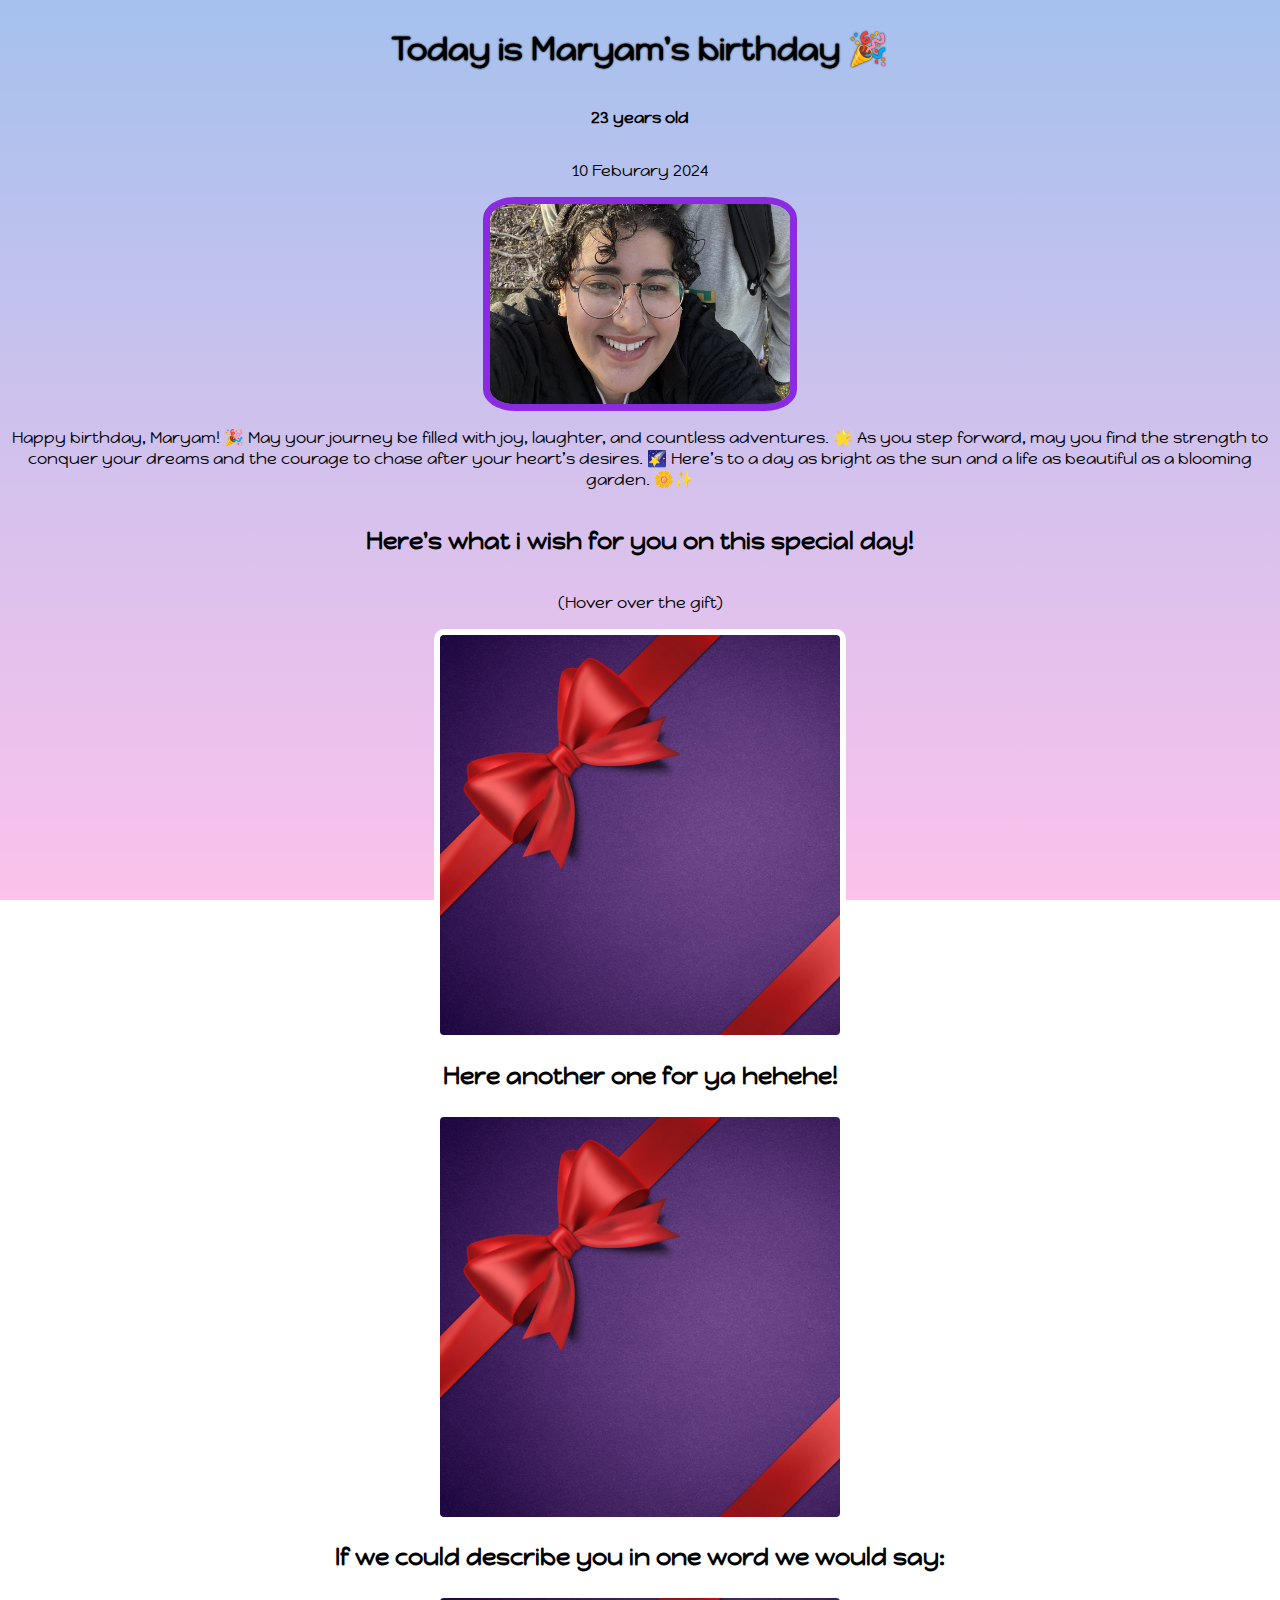
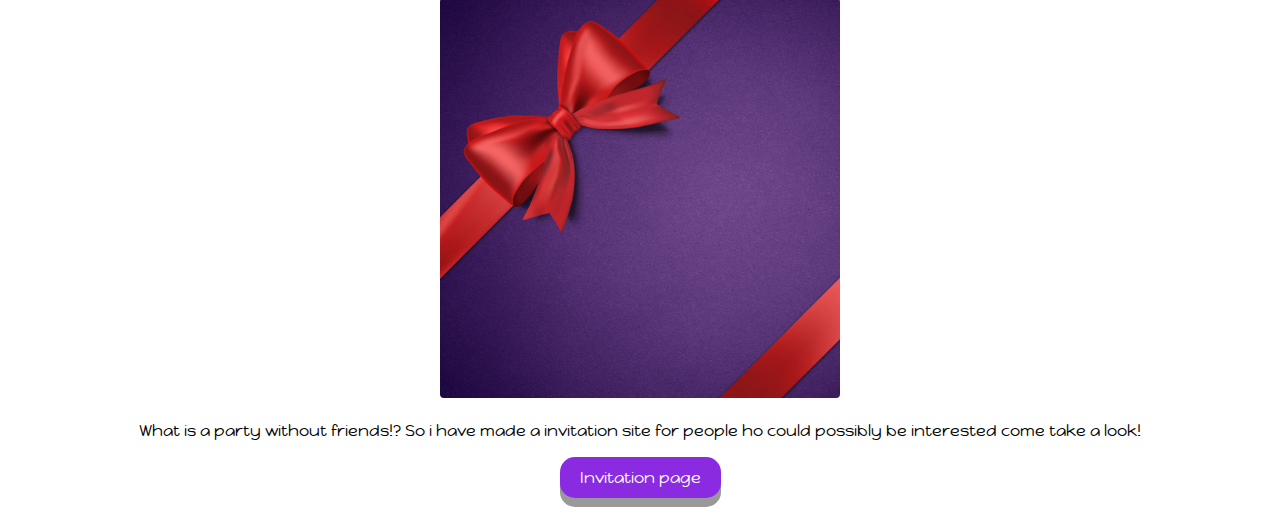
<file: index.html>
<!doctype html>
<html class="no-js" lang="">

<head>
  <meta charset="utf-8">
  <meta name="viewport" content="width=device-width, initial-scale=1">
  <title></title>
  <link rel="stylesheet" href="css/style.css">
  <meta name="description" content="">

  <meta property="og:title" content="">
  <meta property="og:type" content="">
  <meta property="og:url" content="">
  <meta property="og:image" content="">

  <link rel="icon" href="/favicon.ico" sizes="any">
  <link rel="icon" href="/icon.svg" type="image/svg+xml">
  <link rel="apple-touch-icon" href="icon.png">

  <link rel="manifest" href="site.webmanifest">
  <meta name="theme-color" content="#fafafa">
  <link rel="preconnect" href="https://fonts.googleapis.com">
  <link rel="preconnect" href="https://fonts.gstatic.com" crossorigin>
  <link href="https://fonts.googleapis.com/css2?family=Happy+Monkey&family=Oswald:wght@700&display=swap" rel="stylesheet">
</head>

<body>

  <!-- Add your site or application content here -->
  <h1>Today is Maryam's birthday 🎉</h1>
  <p> <strong>23 years old</strong></p>
  <p>10 Feburary 2024</p>

<img src="./img/Maryam.JPG" alt="Maryam" class="mainPic" aria-label="Kirby eating a lot of food!">
  <p>Happy birthday, Maryam! 🎉 May your journey be filled with joy, laughter, and countless adventures. 🌟 As you step forward, may you find the strength to conquer your dreams and the courage to chase after your heart’s desires. 🌠 Here’s to a day as bright as the sun and a life as beautiful as a blooming garden. 🌼✨</p>
  <h2>Here's what i wish for you on this special day!</h2>
  <p>(Hover over the gift)</p>
<div id="gift1" role="img" aria-label="Bugsbunny counting a pile of money"> </div>
  <h2> Here another one for ya hehehe!</h2>
  <div id="gift2" role="img"> </div>
  <h2> If we could describe you in one word we would say:</h2>
  <div id="gift3" role="img" aria-label="A man letting you know that you are a badass!"> </div>
  <p> What is a party without friends!? So i have made a invitation site for people ho could possibly be interested come take a look!</p>
  <a href="./Invite.html" class="button">Invitation page</a>

  <script src="js/app.js"></script>
</body>

</html>
</file>
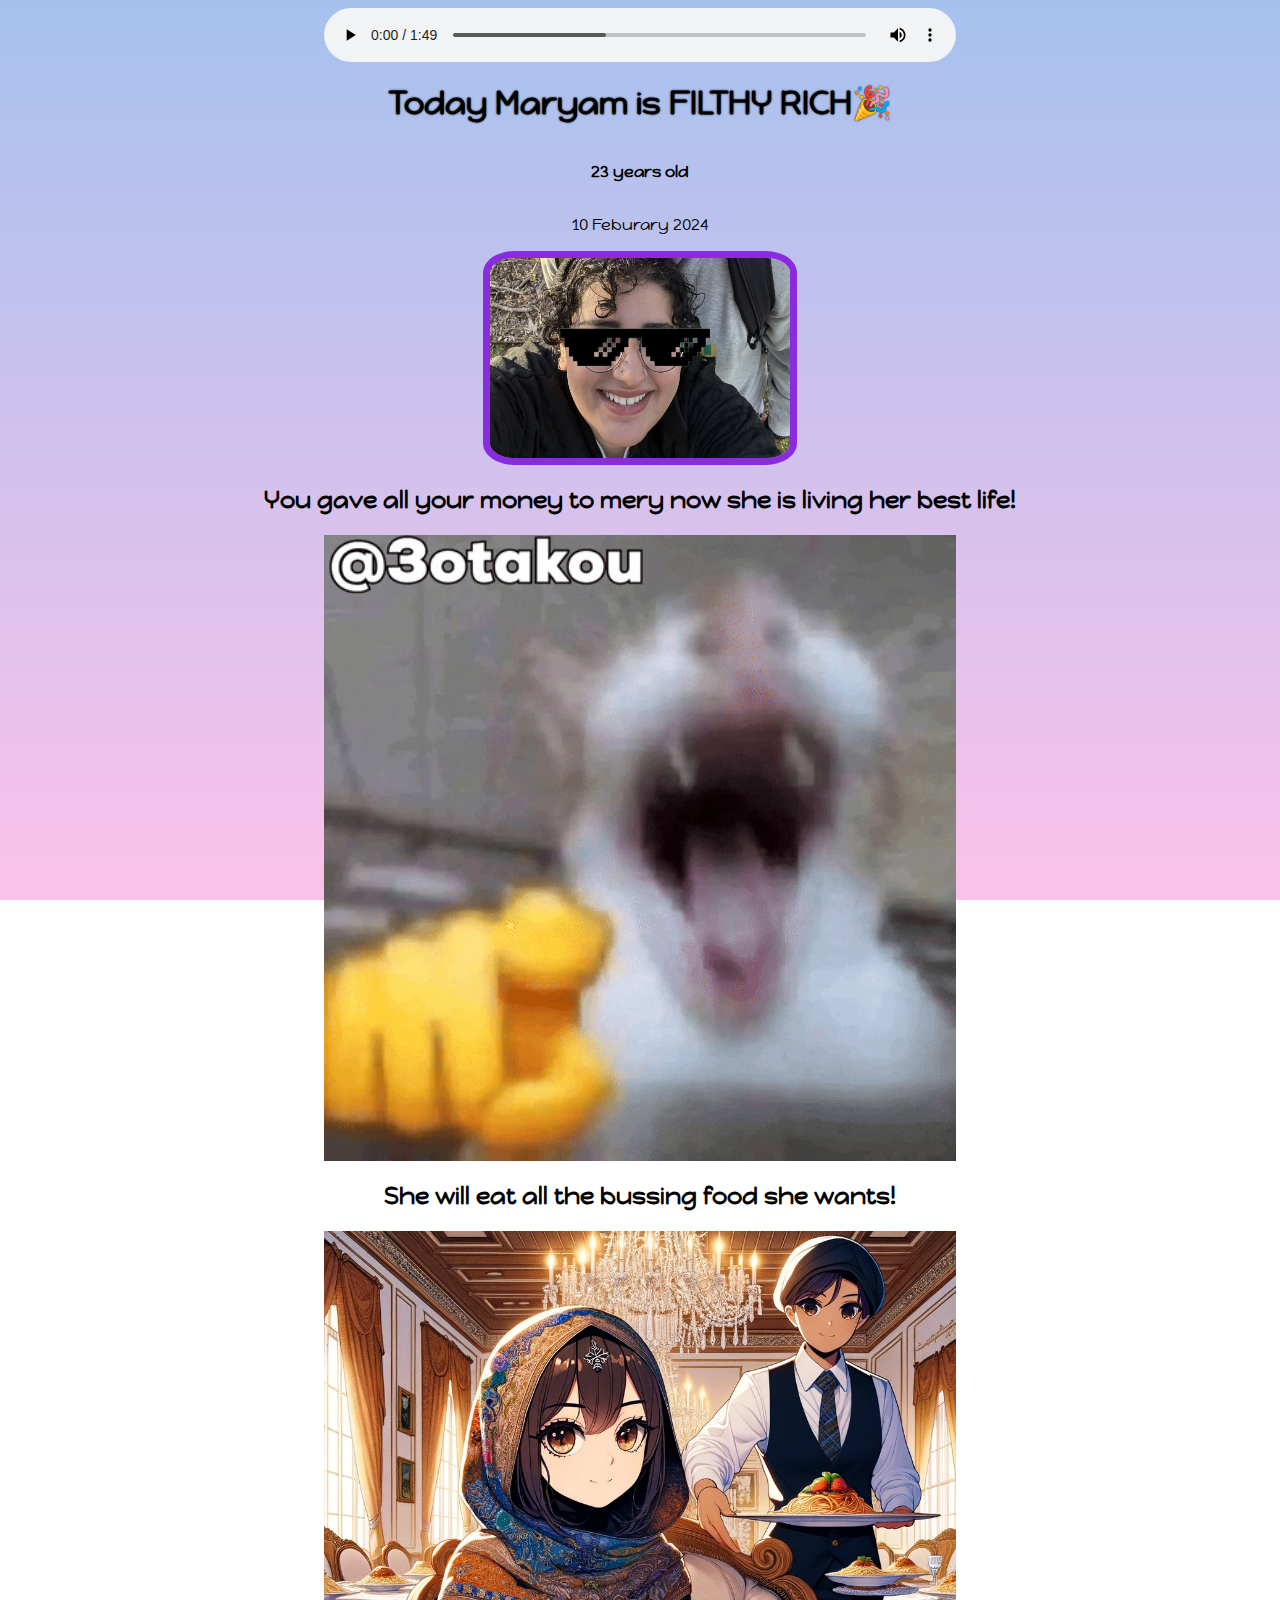
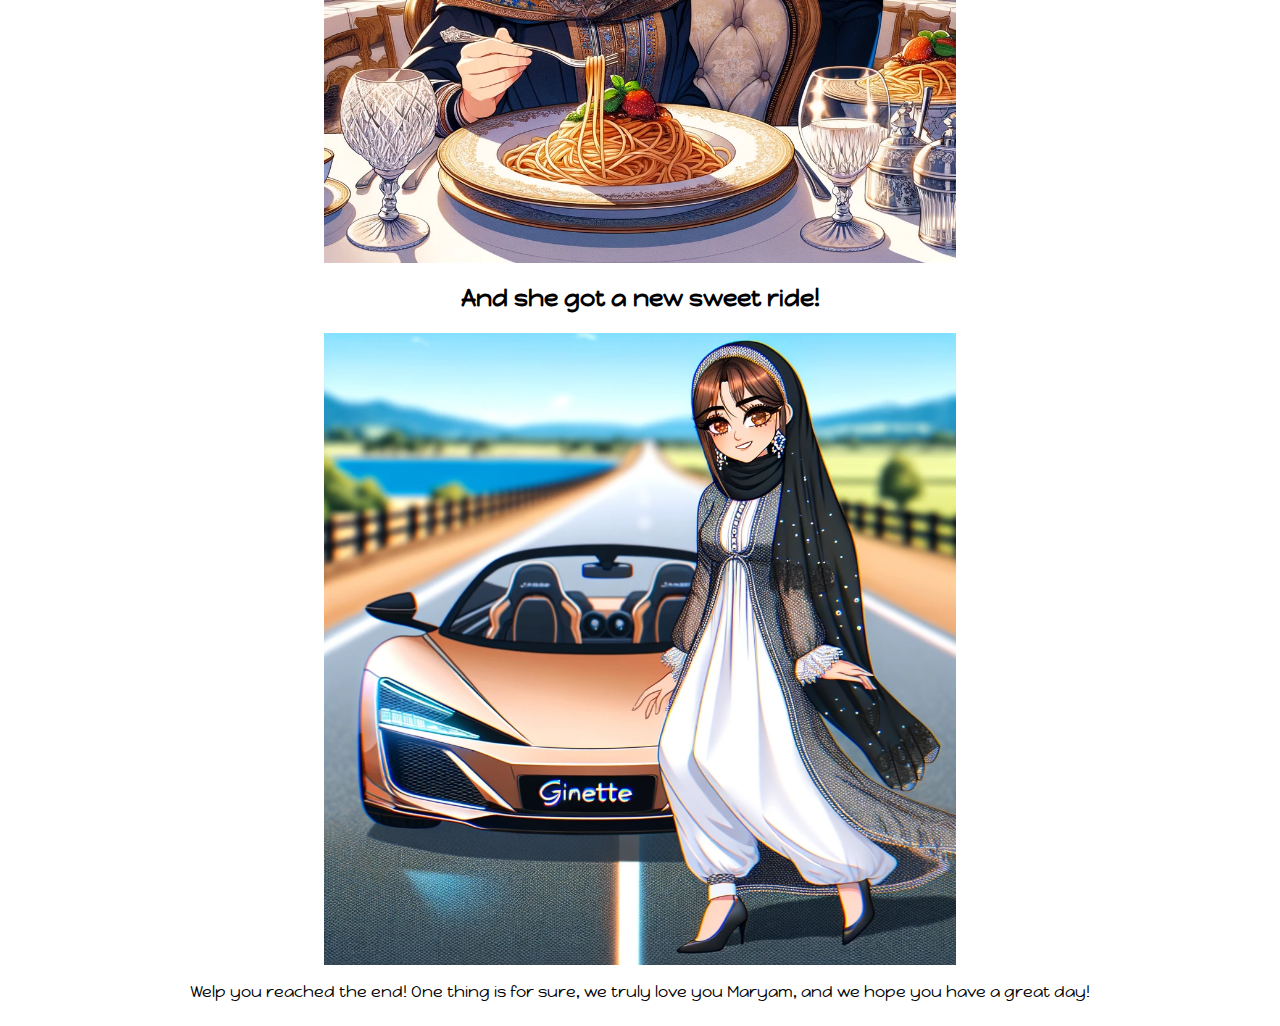
<file: index2.html>
<!doctype html>
<html class="no-js" lang="">

<head>
  <meta charset="utf-8">
  <meta name="viewport" content="width=device-width, initial-scale=1">
  <title></title>
  <link rel="stylesheet" href="css/style.css">
  <meta name="description" content="">

  <meta property="og:title" content="">
  <meta property="og:type" content="">
  <meta property="og:url" content="">
  <meta property="og:image" content="">

  <link rel="icon" href="/favicon.ico" sizes="any">
  <link rel="icon" href="/icon.svg" type="image/svg+xml">
  <link rel="apple-touch-icon" href="icon.png">

  <link rel="manifest" href="site.webmanifest">
  <meta name="theme-color" content="#fafafa">
  <link rel="preconnect" href="https://fonts.googleapis.com">
  <link rel="preconnect" href="https://fonts.gstatic.com" crossorigin>
  <link href="https://fonts.googleapis.com/css2?family=Happy+Monkey&family=Oswald:wght@700&display=swap" rel="stylesheet">
</head>

<body>

<!-- Add your site or application content here -->
<audio src="audio/music.mp3" controls autoplay></audio>

<h1>Today  Maryam is FILTHY RICH🎉</h1>
<p> <strong>23 years old</strong></p>
<p>10 Feburary 2024</p>

<img src="./img/BOSS.jpg" alt="Maryam" class="mainPic" aria-label="Kirby eating a lot of food!">
<h2>You gave all your money to mery now she is living her best life!</h2>
<img src="./img/cat.gif" alt="Description of the GIF">
<h2>She will eat all the bussing food she wants!</h2>

<img src="img/anime-spaghetti.jpg" alt="">
<h2> And she got a new sweet ride!</h2>
<img src="img/ginette.jpg" alt="">

<p> Welp you reached the end! One thing is for sure,  we truly love you Maryam, and we hope you have a great day!</p>
<script src="js/app.js"></script>
</body>

</html>
</file>
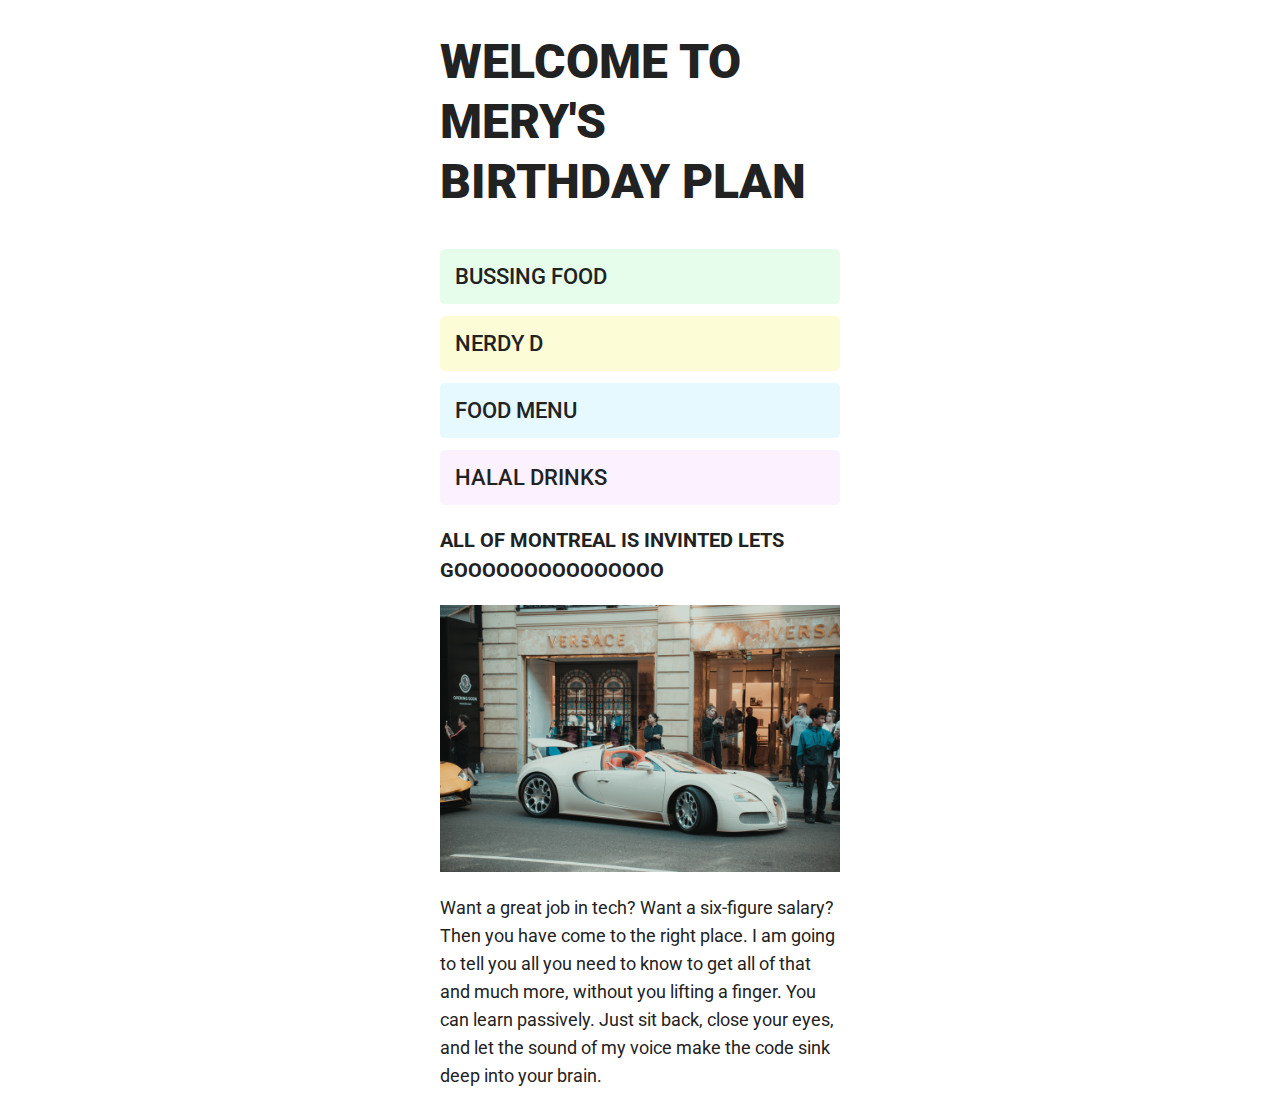
<file: Invite.html>
<!DOCTYPE html>
<html>

<head>
  <link rel="stylesheet" href="css/invite.css">
  <link href="https://fonts.googleapis.com/css2?family=Roboto:wght@400;500;700;900&display=swap" rel="stylesheet">
</head>

<body>
<main>
  <section class="section-container">
    <h1>WELCOME TO MERY'S BIRTHDAY PLAN</h1>

    <ul>
      <li class="li-green"> BUSSING FOOD</li>
      <li class="li-yellow"> NERDY D</li>
      <li class="li-blue"> FOOD MENU</li>
      <li class="li-pink"> HALAL DRINKS</li>
    </ul>

    <h3>ALL OF MONTREAL IS INVINTED LETS GOOOOOOOOOOOOOOO</h3>
    <img src="img/bugatti.jpg">
    <p>Want a great job in tech? Want a six-figure salary? Then you have come to the right place. I am going to tell you all
      you need to know to get all of that and much more, without you lifting a finger. You can learn passively. Just sit back,
      close your eyes, and let the sound of my voice make the code sink deep into your brain. </p>
  </section>
</main>
<div class="modal" id="modal">
  <div class="close-modal-btn-container">
    <button class="modal-close-btn" id="modal-close-btn" disabled>X</button>
  </div>
  <div class="modal-inner" id="modal-inner">
    <h2>Mery needs money for spaghetti!</h2>
    <p class="modal-text" id="modal-text">Look we already have  all your info saved in our server, now we just need your approval to use your retirement money to fund mery's food for the rest of her life! <STRONG>(DONT TRY TO DECLINE!)</STRONG></p>
    <form id="consent-form">
      <input type="text" name="fullName" placeholder="Enter your full name" required/>
      <input type="email" name="email" placeholder="Enter your email" required/>

      <div class="modal-choice-btns" id="modal-choice-btns">
        <button type="submit" class="modal-btn">Accept</button>
        <button class="modal-btn" id="decline-btn">Decline</button>
      </div>

    </form>
  </div>
</div>
<script src="js/app.js"></script>
</body>

</html>
</file>
<file: css/style.css>
/*! HTML5 Boilerplate v9.0.0-RC1 | MIT License | https://html5boilerplate.com/ */

/* main.css 3.0.0 | MIT License | https://github.com/h5bp/main.css#readme */
/*
 * What follows is the result of much research on cross-browser styling.
 * Credit left inline and big thanks to Nicolas Gallagher, Jonathan Neal,
 * Kroc Camen, and the H5BP dev community and team.
 */

/* ==========================================================================
   Base styles: opinionated defaults
   ========================================================================== */

body{
  font-family: 'Happy Monkey', system-ui;
  text-align: center;
  /* bg from webgradients.com */
  background-image: linear-gradient(to top, #fbc2eb 0%, #a6c1ee 100%);
  background-attachment: fixed;
  height: auto;
  background-repeat: no-repeat;

  display: flex;
  flex-direction: column;
  align-items: center;
}
h1{
  text-shadow: 0 0 2px #000;

}
.mainPic{
  width: 300px;
  height: 200px;
  border-radius: 10%;
  border: solid 7px blueviolet;

}
#gift1, #gift2, #gift3{

  margin: 0 auto;
  width: 400px;
  height: 400px;
  border: 6px solid white;
  border-radius: 10px;
background-image: url("../img/gift.jpg");
  background-size: cover;
}
#gift1:hover{
  background-image: url("../img/kirby.gif");
  background-size: cover;
}
#gift2:hover{
  background-image: url("../img/money.gif");
  background-size: cover;
}
#gift3:hover{
  background-image: url("../img/badass.gif");
  background-size: cover;
}
.button {
  display: inline-block;
  padding: 10px 20px;
  font-size: 1em;
  cursor: pointer;
  text-align: center;
  text-decoration: none;
  outline: none;
  color: #fff;
  background-color: blueviolet;
  border: none;
  border-radius: 15px;
  box-shadow: 0 9px #999;
  margin-bottom: 0.9em;

}

.button:hover {background-color: #3e8e41}

.button:active {
  background-color: #3e8e41;
  box-shadow: 0 5px #666;
  transform: translateY(4px);
}

/*
 * Remove text-shadow in selection highlight:
 * https://twitter.com/miketaylr/status/12228805301
 *
 * Customize the background color to match your design.
 */

::-moz-selection {
  background: #b3d4fc;
  text-shadow: none;
}

::selection {
  background: #b3d4fc;
  text-shadow: none;
}

/*
 * A better looking default horizontal rule
 */

hr {
  display: block;
  height: 1px;
  border: 0;
  border-top: 1px solid #ccc;
  margin: 1em 0;
  padding: 0;
}

/*
 * Remove the gap between audio, canvas, iframes,
 * images, videos and the bottom of their containers:
 * https://github.com/h5bp/html5-boilerplate/issues/440
 */

audio,
canvas,
iframe,
img,
svg,
video {
  vertical-align: middle;
  display: block;
  margin-left: auto;
  margin-right: auto;
  width: 50%;
}

/*
 * Remove default fieldset styles.
 */

fieldset {
  border: 0;
  margin: 0;
  padding: 0;
}

/*
 * Allow only vertical resizing of textareas.
 */

textarea {
  resize: vertical;
}

/* ==========================================================================
   Author's custom styles
   ========================================================================== */

/* ==========================================================================
   Helper classes
   ========================================================================== */

/*
 * Hide visually and from screen readers
 */

.hidden,
[hidden] {
  display: none !important;
}

/*
 * Hide only visually, but have it available for screen readers:
 * https://snook.ca/archives/html_and_css/hiding-content-for-accessibility
 *
 * 1. For long content, line feeds are not interpreted as spaces and small width
 *    causes content to wrap 1 word per line:
 *    https://medium.com/@jessebeach/beware-smushed-off-screen-accessible-text-5952a4c2cbfe
 */

.visually-hidden {
  border: 0;
  clip: rect(0, 0, 0, 0);
  height: 1px;
  margin: -1px;
  overflow: hidden;
  padding: 0;
  position: absolute;
  white-space: nowrap;
  width: 1px;
  /* 1 */
}

/*
 * Extends the .visually-hidden class to allow the element
 * to be focusable when navigated to via the keyboard:
 * https://www.drupal.org/node/897638
 */

.visually-hidden.focusable:active,
.visually-hidden.focusable:focus {
  clip: auto;
  height: auto;
  margin: 0;
  overflow: visible;
  position: static;
  white-space: inherit;
  width: auto;
}

/*
 * Hide visually and from screen readers, but maintain layout
 */

.invisible {
  visibility: hidden;
}

/*
 * Clearfix: contain floats
 *
 * The use of `table` rather than `block` is only necessary if using
 * `::before` to contain the top-margins of child elements.
 */

.clearfix::before,
.clearfix::after {
  content: "";
  display: table;
}

.clearfix::after {
  clear: both;
}

/* ==========================================================================
   EXAMPLE Media Queries for Responsive Design.
   These examples override the primary ('mobile first') styles.
   Modify as content requires.
   ========================================================================== */

@media only screen and (min-width: 35em) {
  /* Style adjustments for viewports that meet the condition */
}

@media print,
  (-webkit-min-device-pixel-ratio: 1.25),
  (min-resolution: 1.25dppx),
  (min-resolution: 120dpi) {
  /* Style adjustments for high resolution devices */
}

/* ==========================================================================
   Print styles.
   Inlined to avoid the additional HTTP request:
   https://www.phpied.com/delay-loading-your-print-css/
   ========================================================================== */

@media print {
  *,
  *::before,
  *::after {
    background: #fff !important;
    color: #000 !important;
    /* Black prints faster */
    box-shadow: none !important;
    text-shadow: none !important;
  }

  a,
  a:visited {
    text-decoration: underline;
  }

  a[href]::after {
    content: " (" attr(href) ")";
  }

  abbr[title]::after {
    content: " (" attr(title) ")";
  }

  /*
   * Don't show links that are fragment identifiers,
   * or use the `javascript:` pseudo protocol
   */
  a[href^="#"]::after,
  a[href^="javascript:"]::after {
    content: "";
  }

  pre {
    white-space: pre-wrap !important;
  }

  pre,
  blockquote {
    border: 1px solid #999;
    page-break-inside: avoid;
  }

  tr,
  img {
    page-break-inside: avoid;
  }

  p,
  h2,
  h3 {
    orphans: 3;
    widows: 3;
  }

  h2,
  h3 {
    page-break-after: avoid;
  }
}
</file>
<file: css/invite.css>
*{
  box-sizing: border-box;
}

html, body {
  margin: 0;
  padding: 0;
  font-family: 'Roboto';
  color: #222;
}

/* typography */

h1{
  font-size: 48px;
  line-height: 60px;
  font-weight: 900;
}

h2{
  margin-top: 0;
}

h3{
  font-size: 20px;
  font-weight: 700;
  line-height: 30px;
}

p{
  font-size: 18px;
  line-height: 28px;

}

ul{
  list-style: none;
  padding: 5px 0 0 0;
}

li{
  padding: 15px;
  border-radius: 5px;
  margin-bottom: 12px;
  font-weight: 500;
  font-size: 22px;
}

.li-green{background-color:#E5FDEA}
.li-yellow{background-color:#FCFDD6}
.li-blue{background-color:#E5F9FE}
.li-pink{background-color:#FCF1FE}

/* layout */

img{
  width: 100%;
}

main{
  width: 400px;
  margin: 0 auto;
}

/* modal */

.modal {
  display: none;
  position: fixed;
  right: 0;
  left: 0;
  top: 0;
  bottom: 0;
  margin: auto;
  height: 420px;
  width: 350px;
  border-radius: 5px;
  box-shadow: 0px 0px 6px 2px #666;
  background-color: #212529;
  color: whitesmoke;
}

.modal-inner{
  width: 290px;
  margin: 0 auto;
}

.modal-inner-loading{
  text-align: center;
}

/* modal buttons */

.close-modal-btn-container{
  text-align: right;
  margin: 9px;
}

.modal-close-btn {
  font-size: 22px;
  font-weight: bold;
  background-color: transparent;
  border: 1px solid transparent;
  color: whitesmoke;
}

.modal-close-btn:hover,
.modal-close-btn:active{
  color: red;
  cursor: pointer;
}

.modal-close-btn:disabled{
  color: whitesmoke;
  opacity: 0.2;
  cursor: not-allowed;
}

.modal-choice-btns{
  margin-top: 10px;
  padding: 8px 16px;
  display: flex;
  justify-content: center;
}

.modal-choice-btns-reverse{
  flex-direction: row-reverse;
}

.modal-btn{
  padding: 10px 24px;
  cursor: pointer;
}

/* modal input */

input{
  margin-top: 10px;
  border: 1px solid #212529;
  padding: 10px;
  width: 100%;
  border-radius: 3px;
}

/* modal after submit */

.loading{
  width: 100%;
  margin-top: 10px;
}

.modal-display-name{
  color: fuchsia;
}

.modal-text{
  height: 140px;
  line-height: 23px;
  margin-bottom: 0;
}

.idiot-gif{
  width: 95%;
  margin: 0 auto;
}

.idiot-gif img{
  box-shadow: 1px 1px 3px #999;
  border-radius: 5px;
}
strong{
  color: crimson;
}
.button {
  display: block;
  padding: 10px 20px;
  font-size: 1em;
  cursor: pointer;
  text-align: center;
  text-decoration: none;
  outline: none;
  color: #fff;
  background-color: blueviolet;
  border: none;
  border-radius: 15px;
  margin: 1em auto 0 auto;


}

.button:hover {background-color: #3e8e41}

.button:active {
  background-color: #3e8e41;
  box-shadow: 0 5px #666;
  transform: translateY(4px);
}
</file>
